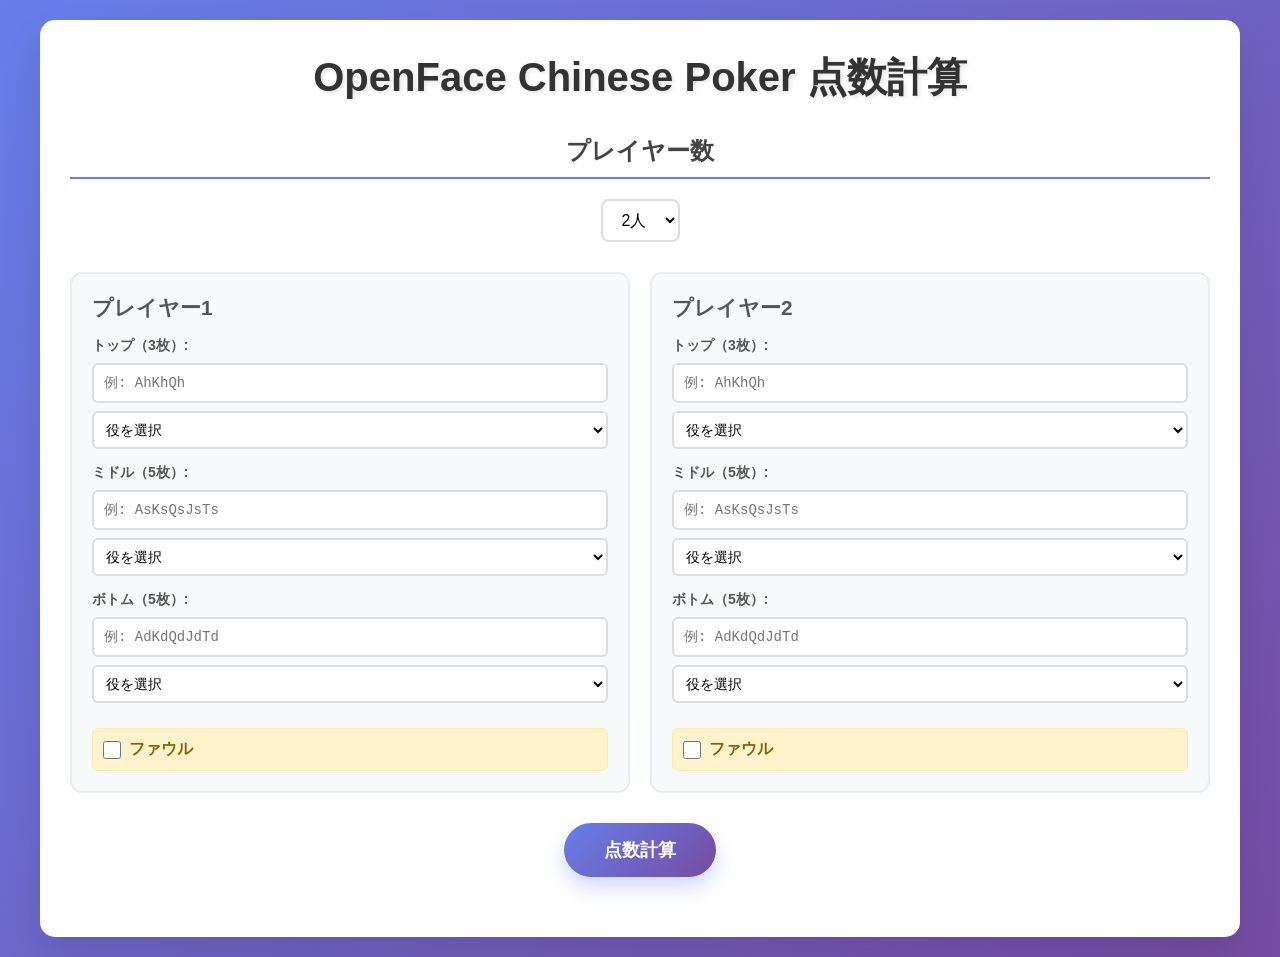
<file: index.html>
<!DOCTYPE html>
<html lang="ja">
<head>
    <meta charset="UTF-8">
    <meta name="viewport" content="width=device-width, initial-scale=1.0">
    <title>OpenFace Chinese Poker 点数計算</title>
    <link rel="stylesheet" href="style.css">
</head>
<body>
    <div class="container">
        <h1>OpenFace Chinese Poker 点数計算</h1>
        
        <div class="players-section">
            <div class="player-input">
                <h2>プレイヤー数</h2>
                <select id="playerCount">
                    <option value="2">2人</option>
                    <option value="3">3人</option>
                </select>
            </div>
        </div>

        <div class="input-section">
            <div class="player-card" id="player1">
                <h3>プレイヤー1</h3>
                <div class="hand-section">
                    <div class="hand">
                        <label>トップ（3枚）:</label>
                        <input type="text" id="p1-top" placeholder="例: AhKhQh">
                        <select id="p1-top-hand">
                            <option value="">役を選択</option>
                            <option value="three-of-a-kind">スリーカード</option>
                            <option value="pair">ペア</option>
                            <option value="high-card">ハイカード</option>
                        </select>
                    </div>
                    <div class="hand">
                        <label>ミドル（5枚）:</label>
                        <input type="text" id="p1-middle" placeholder="例: AsKsQsJsTs">
                        <select id="p1-middle-hand">
                            <option value="">役を選択</option>
                            <option value="straight-flush">ストレートフラッシュ</option>
                            <option value="four-of-a-kind">フォーカード</option>
                            <option value="full-house">フルハウス</option>
                            <option value="flush">フラッシュ</option>
                            <option value="straight">ストレート</option>
                            <option value="three-of-a-kind">スリーカード</option>
                            <option value="two-pair">ツーペア</option>
                            <option value="pair">ペア</option>
                            <option value="high-card">ハイカード</option>
                        </select>
                    </div>
                    <div class="hand">
                        <label>ボトム（5枚）:</label>
                        <input type="text" id="p1-bottom" placeholder="例: AdKdQdJdTd">
                        <select id="p1-bottom-hand">
                            <option value="">役を選択</option>
                            <option value="straight-flush">ストレートフラッシュ</option>
                            <option value="four-of-a-kind">フォーカード</option>
                            <option value="full-house">フルハウス</option>
                            <option value="flush">フラッシュ</option>
                            <option value="straight">ストレート</option>
                            <option value="three-of-a-kind">スリーカード</option>
                            <option value="two-pair">ツーペア</option>
                            <option value="pair">ペア</option>
                            <option value="high-card">ハイカード</option>
                        </select>
                    </div>
                    <div class="foul-check">
                        <label>
                            <input type="checkbox" id="p1-foul"> ファウル
                        </label>
                    </div>
                </div>
            </div>

            <div class="player-card" id="player2">
                <h3>プレイヤー2</h3>
                <div class="hand-section">
                    <div class="hand">
                        <label>トップ（3枚）:</label>
                        <input type="text" id="p2-top" placeholder="例: AhKhQh">
                        <select id="p2-top-hand">
                            <option value="">役を選択</option>
                            <option value="three-of-a-kind">スリーカード</option>
                            <option value="pair">ペア</option>
                            <option value="high-card">ハイカード</option>
                        </select>
                    </div>
                    <div class="hand">
                        <label>ミドル（5枚）:</label>
                        <input type="text" id="p2-middle" placeholder="例: AsKsQsJsTs">
                        <select id="p2-middle-hand">
                            <option value="">役を選択</option>
                            <option value="straight-flush">ストレートフラッシュ</option>
                            <option value="four-of-a-kind">フォーカード</option>
                            <option value="full-house">フルハウス</option>
                            <option value="flush">フラッシュ</option>
                            <option value="straight">ストレート</option>
                            <option value="three-of-a-kind">スリーカード</option>
                            <option value="two-pair">ツーペア</option>
                            <option value="pair">ペア</option>
                            <option value="high-card">ハイカード</option>
                        </select>
                    </div>
                    <div class="hand">
                        <label>ボトム（5枚）:</label>
                        <input type="text" id="p2-bottom" placeholder="例: AdKdQdJdTd">
                        <select id="p2-bottom-hand">
                            <option value="">役を選択</option>
                            <option value="straight-flush">ストレートフラッシュ</option>
                            <option value="four-of-a-kind">フォーカード</option>
                            <option value="full-house">フルハウス</option>
                            <option value="flush">フラッシュ</option>
                            <option value="straight">ストレート</option>
                            <option value="three-of-a-kind">スリーカード</option>
                            <option value="two-pair">ツーペア</option>
                            <option value="pair">ペア</option>
                            <option value="high-card">ハイカード</option>
                        </select>
                    </div>
                    <div class="foul-check">
                        <label>
                            <input type="checkbox" id="p2-foul"> ファウル
                        </label>
                    </div>
                </div>
            </div>

            <div class="player-card" id="player3" style="display: none;">
                <h3>プレイヤー3</h3>
                <div class="hand-section">
                    <div class="hand">
                        <label>トップ（3枚）:</label>
                        <input type="text" id="p3-top" placeholder="例: AhKhQh">
                        <select id="p3-top-hand">
                            <option value="">役を選択</option>
                            <option value="three-of-a-kind">スリーカード</option>
                            <option value="pair">ペア</option>
                            <option value="high-card">ハイカード</option>
                        </select>
                    </div>
                    <div class="hand">
                        <label>ミドル（5枚）:</label>
                        <input type="text" id="p3-middle" placeholder="例: AsKsQsJsTs">
                        <select id="p3-middle-hand">
                            <option value="">役を選択</option>
                            <option value="straight-flush">ストレートフラッシュ</option>
                            <option value="four-of-a-kind">フォーカード</option>
                            <option value="full-house">フルハウス</option>
                            <option value="flush">フラッシュ</option>
                            <option value="straight">ストレート</option>
                            <option value="three-of-a-kind">スリーカード</option>
                            <option value="two-pair">ツーペア</option>
                            <option value="pair">ペア</option>
                            <option value="high-card">ハイカード</option>
                        </select>
                    </div>
                    <div class="hand">
                        <label>ボトム（5枚）:</label>
                        <input type="text" id="p3-bottom" placeholder="例: AdKdQdJdTd">
                        <select id="p3-bottom-hand">
                            <option value="">役を選択</option>
                            <option value="straight-flush">ストレートフラッシュ</option>
                            <option value="four-of-a-kind">フォーカード</option>
                            <option value="full-house">フルハウス</option>
                            <option value="flush">フラッシュ</option>
                            <option value="straight">ストレート</option>
                            <option value="three-of-a-kind">スリーカード</option>
                            <option value="two-pair">ツーペア</option>
                            <option value="pair">ペア</option>
                            <option value="high-card">ハイカード</option>
                        </select>
                    </div>
                    <div class="foul-check">
                        <label>
                            <input type="checkbox" id="p3-foul"> ファウル
                        </label>
                    </div>
                </div>
            </div>
        </div>

        <div class="calculate-section">
            <button id="calculateBtn">点数計算</button>
        </div>

        <div class="results-section" id="results" style="display: none;">
            <h2>計算結果</h2>
            <div id="scoreResults"></div>
            <div id="bonusResults"></div>
        </div>
    </div>

    <script src="script.js"></script>
</body>
</html>
</file>
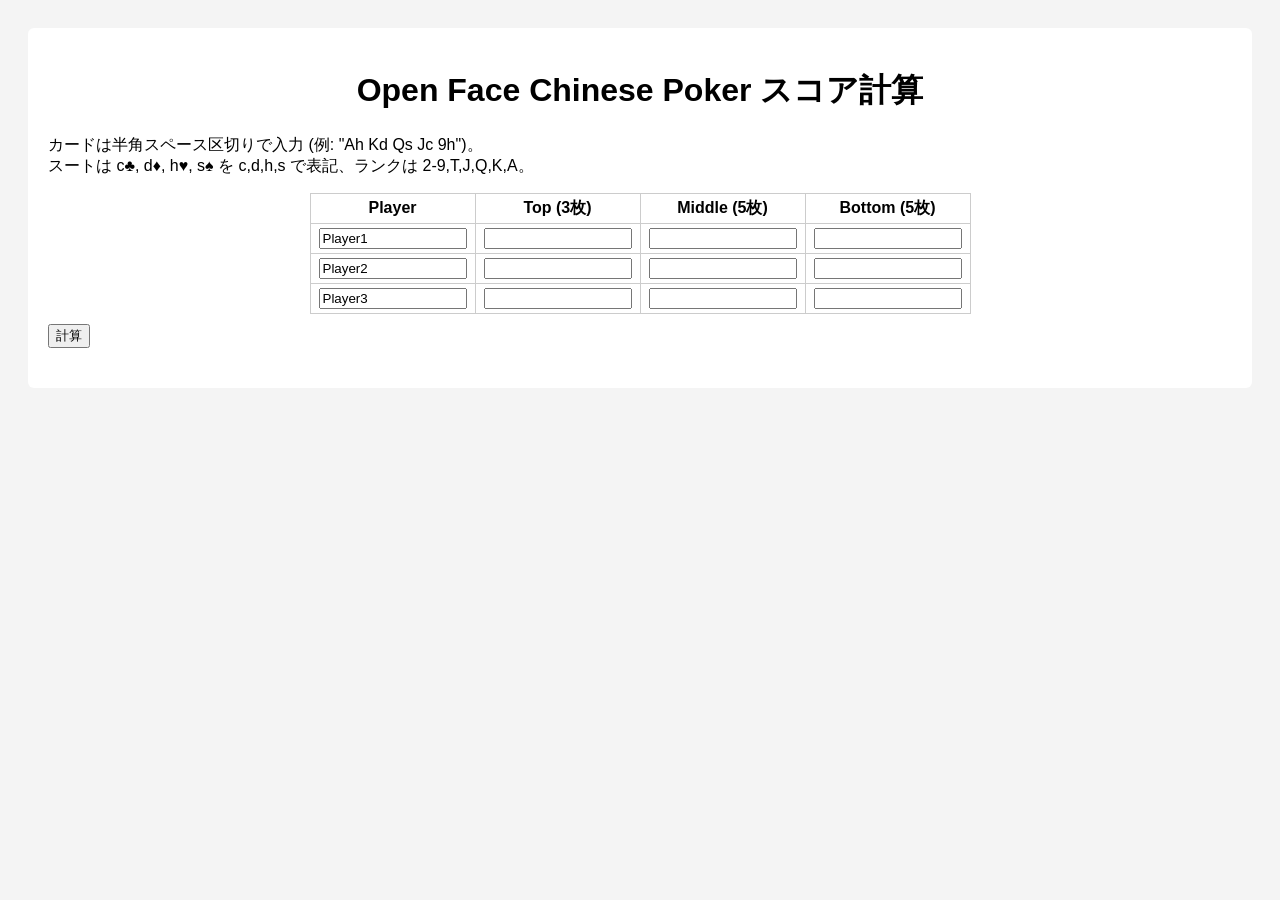
<file: openface.html>
<!DOCTYPE html>
<html lang="ja">
<head>
  <meta charset="UTF-8" />
  <title>Open Face Chinese Poker スコア計算</title>
  <style>
    body {
      font-family: Arial, sans-serif;
      padding: 20px;
      background: #f4f4f4;
    }
    h1 {text-align:center;}
    table {border-collapse: collapse; margin: 10px auto;}
    td, th {
      border: 1px solid #ccc;
      padding: 4px 8px;
      text-align: center;
    }
    input[type="text"] {
      width: 140px;
    }
    .container {background:white; padding:20px; border-radius:6px;}
    #result {margin-top:20px;}
    .role {
      font-size: 0.9em;
      color: #555;
    }
  </style>
</head>
<body>
  <div class="container">
    <h1>Open Face Chinese Poker スコア計算</h1>
    <p>カードは半角スペース区切りで入力 (例: "Ah Kd Qs Jc 9h")。<br>
      スートは c♣, d♦, h♥, s♠ を c,d,h,s で表記、ランクは 2-9,T,J,Q,K,A。</p>

    <table id="input-table">
      <thead>
        <tr>
          <th>Player</th>
          <th>Top (3枚)</th>
          <th>Middle (5枚)</th>
          <th>Bottom (5枚)</th>
        </tr>
      </thead>
      <tbody>
        <tr>
          <th><input type="text" value="Player1" class="name" /></th>
          <td><input type="text" class="top" /></td>
          <td><input type="text" class="middle" /></td>
          <td><input type="text" class="bottom" /></td>
        </tr>
        <tr>
          <th><input type="text" value="Player2" class="name" /></th>
          <td><input type="text" class="top" /></td>
          <td><input type="text" class="middle" /></td>
          <td><input type="text" class="bottom" /></td>
        </tr>
        <tr>
          <th><input type="text" value="Player3" class="name" /></th>
          <td><input type="text" class="top" /></td>
          <td><input type="text" class="middle" /></td>
          <td><input type="text" class="bottom" /></td>
        </tr>
      </tbody>
    </table>

    <button id="calc-btn">計算</button>

    <div id="result"></div>
  </div>

<script>
(() => {
  const RANK_ORDER = "23456789TJQKA";
  const RANK_VAL = Object.fromEntries([...RANK_ORDER].map((c,i) => [c, i]));

  function parseCards(str) {
    const cards = str.trim().split(/\s+/).filter(Boolean);
    return cards.map(c => ({rank: c[0]?.toUpperCase(), suit: c[1]?.toLowerCase()}));
  }

  /* ------------------ Top Row (3枚) evaluation ------------------ */
  function evalTop(cards) {
    if (cards.length !== 3) throw new Error("Top row は3枚です");
    const ranks = cards.map(c => c.rank);
    const counts = countBy(ranks);
    let category, royalty = 0, scoreDetails="";

    const pairs = Object.values(counts).filter(v => v===2).length;
    const trips = Object.values(counts).filter(v => v===3).length;

    if (trips) {
      category = 3;
      royalty = 10 + RANK_VAL[Object.keys(counts).find(r=>counts[r]===3)];
      scoreDetails = `Trips ${Object.keys(counts).find(r=>counts[r]===3)}`;
    } else if (pairs) {
      category = 2;
      const pairRank = Object.keys(counts).find(r=>counts[r]===2);
      const pairVal = RANK_VAL[pairRank];
      royalty = Math.max(pairVal - 3, 0); // Pair 6 starts at 1pt; 6's index=4 => 4-3=1
      scoreDetails = `Pair of ${pairRank}`;
    } else {
      category = 1;
      royalty = 0;
      scoreDetails = "High Card";
    }

    return {category, ranks: ranks.map(r=>RANK_VAL[r]).sort((a,b)=>b-a), royalty, name:scoreDetails};
  }

  /* ------------------ 5-card hand evaluation ------------------ */
  function evalFive(cards) {
    if (cards.length !== 5) throw new Error("5枚ハンドが必要です");
    const ranks = cards.map(c => RANK_VAL[c.rank]).sort((a,b)=>b-a);
    const suits = cards.map(c => c.suit);
    const isFlush = suits.every(s => s===suits[0]);
    const isStraight = ranks.every((v,i)=> i===0 || v===ranks[i-1]-1) || (ranks.toString()==="12,3,2,1,0"); // wheel

    const counts = countBy(cards.map(c=>c.rank));
    const duplicates = Object.values(counts).sort((a,b)=>b-a);

    let category, name="";
    if (isStraight && isFlush) {
      category = 8;
      name = ranks[0]===12?"Royal Flush":"Straight Flush";
    } else if (duplicates[0]===4) {
      category = 7; name = "Four of a Kind";
    } else if (duplicates[0]===3 && duplicates[1]===2) {
      category = 6; name = "Full House";
    } else if (isFlush) {
      category = 5; name = "Flush";
    } else if (isStraight) {
      category = 4; name = "Straight";
    } else if (duplicates[0]===3) {
      category = 3; name = "Three of a Kind";
    } else if (duplicates[0]===2 && duplicates[1]===2) {
      category = 2; name = "Two Pair";
    } else if (duplicates[0]===2) {
      category = 1; name = "One Pair";
    } else {
      category = 0; name = "High Card";
    }

    return {category, ranks, royalty:0, name};
  }

  function countBy(arr) {
    return arr.reduce((acc,v)=>{acc[v]=(acc[v]||0)+1;return acc;},{});
  }

  /* ------ Royalties for middle/bottom ------ */
  function royaltyBottom(cat) {
    switch(cat.name){
      case "Straight": return 2;
      case "Flush": return 4;
      case "Full House": return 6;
      case "Four of a Kind": return 10;
      case "Straight Flush": return 15;
      case "Royal Flush": return 25;
      default: return 0;
    }
  }
  function royaltyMiddle(cat) {
    // doubled vs bottom, except quads+ scaled
    switch(cat.name){
      case "Straight": return 4;
      case "Flush": return 8;
      case "Full House": return 12;
      case "Four of a Kind": return 20;
      case "Straight Flush": return 30;
      case "Royal Flush": return 50;
      default: return 0;
    }
  }

  function compareHands(a, b) {
    if (a.category !== b.category) return Math.sign(a.category - b.category);
    for (let i=0;i<Math.min(a.ranks.length,b.ranks.length);i++){
      if (a.ranks[i] !== b.ranks[i]) return Math.sign(a.ranks[i]-b.ranks[i]);
    }
    return 0; // tie
  }

  function calcScores(players) {
    const n = players.length;
    const diffMatrix = Array.from({length:n},()=>Array(n).fill(0));

    for(let i=0;i<n;i++){
      for(let j=i+1;j<n;j++){
        let diff=0;
        let iRowWins=0, jRowWins=0;
        ["top","middle","bottom"].forEach(row=>{
          const a = players[i][row];
          const b = players[j][row];
          const cmp = compareHands(a,b);
          if (cmp>0){ diff+=1; iRowWins++; }
          else if (cmp<0){ diff-=1; jRowWins++; }
          // royalties difference
          diff += (a.royalty - b.royalty);
        });
        if (iRowWins===3) diff+=3;
        if (jRowWins===3) diff-=3;
        diffMatrix[i][j]=diff;
        diffMatrix[j][i]=-diff;
      }
    }
    return diffMatrix;
  }

  function handleCalc(){
    const rows = Array.from(document.querySelectorAll("#input-table tbody tr"));
    const players = [];
    try {
      for(const tr of rows){
        const name = tr.querySelector(".name").value || "Player";
        const topStr = tr.querySelector(".top").value;
        const midStr = tr.querySelector(".middle").value;
        const botStr = tr.querySelector(".bottom").value;
        if(!topStr && !midStr && !botStr) continue; // skip empty row
        const topEval = evalTop(parseCards(topStr));
        const midEval = evalFive(parseCards(midStr));
        midEval.royalty = royaltyMiddle(midEval);
        const botEval = evalFive(parseCards(botStr));
        botEval.royalty = royaltyBottom(botEval);
        players.push({name, top:topEval, middle:midEval, bottom:botEval});
      }
      if(players.length<2){ alert("最低2人分入力してください"); return; }
    } catch(e){ alert(e.message); return; }

    const diffMatrix = calcScores(players);
    renderResult(players, diffMatrix);
  }

  function renderResult(players, diffMatrix){
    let html = "<h2>結果</h2><table><thead><tr><th></th>";
    players.forEach(p=>{html += `<th>${p.name}</th>`;});
    html += "</tr></thead><tbody>";
    players.forEach((p,i)=>{
      html += `<tr><th>${p.name}</th>`;
      players.forEach((_,j)=>{
        if(i===j) html+="<td>-</td>";
        else html+=`<td>${diffMatrix[i][j]}</td>`;
      });
      html +="</tr>";
    });
    html += "</tbody></table>";

    // Details
    html += "<h3>役ボーナス詳細</h3><ul>";
    players.forEach(p=>{
      html += `<li><strong>${p.name}</strong>: Top ${p.top.name} (+${p.top.royalty}), Middle ${p.middle.name} (+${p.middle.royalty}), Bottom ${p.bottom.name} (+${p.bottom.royalty})</li>`;
    });
    html +="</ul>";

    document.querySelector("#result").innerHTML = html;
  }

  document.querySelector("#calc-btn").addEventListener("click", handleCalc);
})();
</script>
</body>
</html>
</file>
<file: style.css>
* {
    margin: 0;
    padding: 0;
    box-sizing: border-box;
}

body {
    font-family: 'Segoe UI', Tahoma, Geneva, Verdana, sans-serif;
    background: linear-gradient(135deg, #667eea 0%, #764ba2 100%);
    min-height: 100vh;
    padding: 20px;
}

.container {
    max-width: 1200px;
    margin: 0 auto;
    background: white;
    border-radius: 15px;
    box-shadow: 0 20px 40px rgba(0, 0, 0, 0.1);
    padding: 30px;
}

h1 {
    text-align: center;
    color: #333;
    margin-bottom: 30px;
    font-size: 2.5em;
    text-shadow: 2px 2px 4px rgba(0, 0, 0, 0.1);
}

h2 {
    color: #444;
    margin-bottom: 20px;
    border-bottom: 2px solid #667eea;
    padding-bottom: 10px;
}

h3 {
    color: #555;
    margin-bottom: 15px;
    font-size: 1.3em;
}

.players-section {
    margin-bottom: 30px;
    text-align: center;
}

.player-input select {
    padding: 10px 15px;
    border: 2px solid #ddd;
    border-radius: 8px;
    font-size: 16px;
    background: white;
    cursor: pointer;
    transition: border-color 0.3s;
}

.player-input select:hover,
.player-input select:focus {
    border-color: #667eea;
    outline: none;
}

.input-section {
    display: grid;
    grid-template-columns: repeat(auto-fit, minmax(350px, 1fr));
    gap: 20px;
    margin-bottom: 30px;
}

.player-card {
    background: #f8f9fa;
    border: 2px solid #e9ecef;
    border-radius: 12px;
    padding: 20px;
    transition: transform 0.3s, box-shadow 0.3s;
}

.player-card:hover {
    transform: translateY(-5px);
    box-shadow: 0 10px 25px rgba(0, 0, 0, 0.1);
}

.hand-section {
    display: flex;
    flex-direction: column;
    gap: 15px;
}

.hand {
    display: flex;
    flex-direction: column;
    gap: 8px;
}

.hand label {
    font-weight: bold;
    color: #555;
    font-size: 14px;
}

.hand input[type="text"] {
    padding: 10px;
    border: 2px solid #ddd;
    border-radius: 6px;
    font-size: 14px;
    font-family: monospace;
    transition: border-color 0.3s;
}

.hand input[type="text"]:focus {
    border-color: #667eea;
    outline: none;
}

.hand select {
    padding: 8px;
    border: 2px solid #ddd;
    border-radius: 6px;
    font-size: 14px;
    background: white;
    cursor: pointer;
    transition: border-color 0.3s;
}

.hand select:hover,
.hand select:focus {
    border-color: #667eea;
    outline: none;
}

.foul-check {
    margin-top: 10px;
    padding: 10px;
    background: #fff3cd;
    border: 1px solid #ffeaa7;
    border-radius: 6px;
}

.foul-check label {
    display: flex;
    align-items: center;
    gap: 8px;
    font-weight: bold;
    color: #856404;
    cursor: pointer;
}

.foul-check input[type="checkbox"] {
    width: 18px;
    height: 18px;
    cursor: pointer;
}

.calculate-section {
    text-align: center;
    margin-bottom: 30px;
}

#calculateBtn {
    background: linear-gradient(135deg, #667eea 0%, #764ba2 100%);
    color: white;
    border: none;
    padding: 15px 40px;
    font-size: 18px;
    font-weight: bold;
    border-radius: 30px;
    cursor: pointer;
    transition: transform 0.3s, box-shadow 0.3s;
    box-shadow: 0 10px 20px rgba(102, 126, 234, 0.3);
}

#calculateBtn:hover {
    transform: translateY(-3px);
    box-shadow: 0 15px 30px rgba(102, 126, 234, 0.4);
}

#calculateBtn:active {
    transform: translateY(-1px);
}

.results-section {
    background: #f8f9fa;
    border: 2px solid #e9ecef;
    border-radius: 12px;
    padding: 25px;
    margin-top: 20px;
}

.score-table {
    width: 100%;
    border-collapse: collapse;
    margin-bottom: 20px;
    background: white;
    border-radius: 8px;
    overflow: hidden;
    box-shadow: 0 5px 15px rgba(0, 0, 0, 0.1);
}

.score-table th,
.score-table td {
    padding: 12px 15px;
    text-align: center;
    border-bottom: 1px solid #eee;
}

.score-table th {
    background: #667eea;
    color: white;
    font-weight: bold;
}

.score-table tr:hover {
    background: #f5f5f5;
}

.positive-score {
    color: #28a745;
    font-weight: bold;
}

.negative-score {
    color: #dc3545;
    font-weight: bold;
}

.zero-score {
    color: #6c757d;
}

.bonus-section {
    margin-top: 20px;
}

.bonus-item {
    background: white;
    border: 1px solid #ddd;
    border-radius: 8px;
    padding: 15px;
    margin-bottom: 10px;
    display: flex;
    justify-content: space-between;
    align-items: center;
    transition: transform 0.2s;
}

.bonus-item:hover {
    transform: translateX(5px);
    box-shadow: 0 5px 15px rgba(0, 0, 0, 0.1);
}

.bonus-name {
    font-weight: bold;
    color: #333;
}

.bonus-score {
    font-weight: bold;
    font-size: 1.1em;
}

.bonus-positive {
    color: #28a745;
}

.bonus-negative {
    color: #dc3545;
}

.error-message {
    background: #f8d7da;
    color: #721c24;
    border: 1px solid #f5c6cb;
    border-radius: 6px;
    padding: 15px;
    margin: 15px 0;
    text-align: center;
    font-weight: bold;
}

@media (max-width: 768px) {
    .container {
        padding: 20px;
        margin: 10px;
    }
    
    .input-section {
        grid-template-columns: 1fr;
    }
    
    h1 {
        font-size: 2em;
    }
    
    .player-card {
        padding: 15px;
    }
}
</file>
